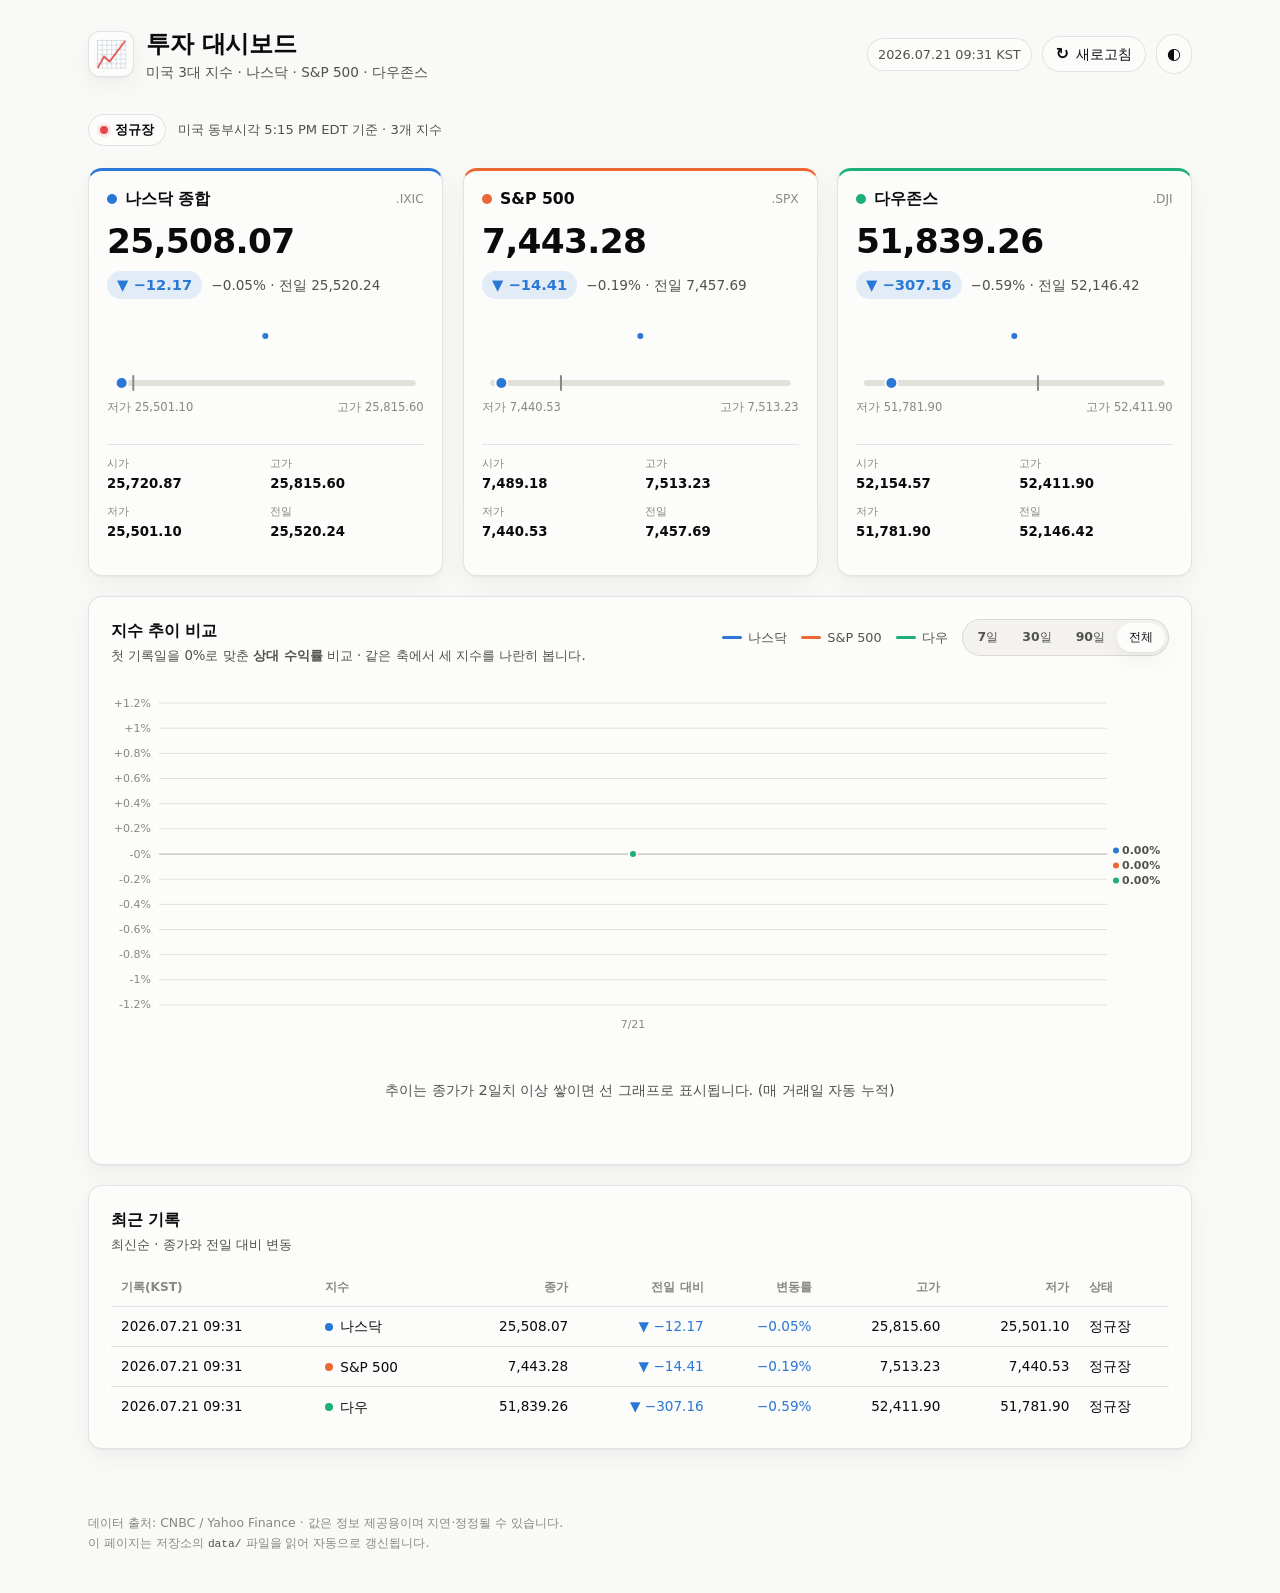
<file: index.html>
<!doctype html>
<html lang="ko" data-theme="auto">
<head>
  <meta charset="utf-8" />
  <meta name="viewport" content="width=device-width, initial-scale=1" />
  <title>투자 대시보드 · 미국 3대 지수</title>
  <meta name="description" content="나스닥 · S&P 500 · 다우존스 종가를 추적하는 투자 대시보드" />
  <link rel="icon" href="data:image/svg+xml,<svg xmlns='http://www.w3.org/2000/svg' viewBox='0 0 100 100'><text y='.9em' font-size='90'>📈</text></svg>" />
  <link rel="stylesheet" href="./assets/style.css" />
</head>
<body>
  <a class="skip-link" href="#main">본문으로 건너뛰기</a>

  <header class="topbar">
    <div class="topbar__title">
      <span class="topbar__mark" aria-hidden="true">📈</span>
      <div>
        <h1>투자 대시보드</h1>
        <p class="topbar__sub">미국 3대 지수 · 나스닥 · S&amp;P 500 · 다우존스</p>
      </div>
    </div>
    <div class="topbar__actions">
      <span id="asof" class="asof" title="가장 최근 기록 시각">—</span>
      <button id="refresh" class="btn" type="button" title="데이터 새로고침">
        <span class="btn__icon" aria-hidden="true">↻</span><span class="btn__label">새로고침</span>
      </button>
      <button id="theme" class="btn btn--icon" type="button" title="라이트/다크 전환" aria-label="테마 전환">
        <span aria-hidden="true">◐</span>
      </button>
    </div>
  </header>

  <main id="main" class="wrap">
    <!-- non-blocking status banners (fallback / errors) -->
    <div id="banner" class="banner" hidden></div>

    <!-- market status strip -->
    <section class="status-strip" aria-label="시장 상태">
      <span id="market-badge" class="badge">—</span>
      <span id="market-note" class="status-strip__note"></span>
    </section>

    <!-- KPI cards, one per index -->
    <section class="kpi-grid" id="kpi-grid" aria-label="지수별 요약">
      <p class="loading">데이터를 불러오는 중…</p>
    </section>

    <!-- comparison chart -->
    <section class="panel" aria-labelledby="cmp-title">
      <div class="panel__head">
        <div>
          <h2 id="cmp-title" class="panel__title">지수 추이 비교</h2>
          <p class="panel__sub">첫 기록일을 0%로 맞춘 <strong>상대 수익률</strong> 비교 · 같은 축에서 세 지수를 나란히 봅니다.</p>
        </div>
        <div class="panel__tools">
          <div id="cmp-legend" class="legend" role="list" aria-label="범례"></div>
          <div id="range-picker" class="segmented" role="group" aria-label="기간 선택">
            <button class="segmented__btn" data-days="7" type="button">7일</button>
            <button class="segmented__btn" data-days="30" type="button">30일</button>
            <button class="segmented__btn" data-days="90" type="button">90일</button>
            <button class="segmented__btn is-active" data-days="0" type="button">전체</button>
          </div>
        </div>
      </div>
      <div id="cmp-chart" class="chart" aria-hidden="true"></div>
      <p id="cmp-empty" class="chart__empty" hidden></p>
    </section>

    <!-- recent records table -->
    <section class="panel" aria-labelledby="tbl-title">
      <div class="panel__head">
        <div>
          <h2 id="tbl-title" class="panel__title">최근 기록</h2>
          <p class="panel__sub">최신순 · 종가와 전일 대비 변동</p>
        </div>
      </div>
      <div class="table-scroll">
        <table class="data-table">
          <thead>
            <tr>
              <th scope="col">기록(KST)</th>
              <th scope="col">지수</th>
              <th scope="col" class="num">종가</th>
              <th scope="col" class="num">전일 대비</th>
              <th scope="col" class="num">변동률</th>
              <th scope="col" class="num">고가</th>
              <th scope="col" class="num">저가</th>
              <th scope="col">상태</th>
            </tr>
          </thead>
          <tbody id="tbl-body">
            <tr><td colspan="8" class="loading">—</td></tr>
          </tbody>
        </table>
      </div>
    </section>
  </main>

  <footer class="foot">
    <p>
      데이터 출처: CNBC / Yahoo Finance · 값은 정보 제공용이며 지연·정정될 수 있습니다.
      <br />
      이 페이지는 저장소의 <code>data/</code> 파일을 읽어 자동으로 갱신됩니다.
    </p>
  </footer>

  <!-- Offline/preview fallback so the page still renders without a server.
       Live data is always fetched first; this is only used if the fetch fails. -->
  <script id="fallback-latest" type="application/json">
{"captured_kst":"2026-07-21T09:31:19+09:00","indices":[{"index":"Nasdaq Composite","symbol":".IXIC","close":25508.072,"previous_close":25520.244,"change":-12.171,"change_pct":-0.05,"open":25720.871,"day_high":25815.6,"day_low":25501.096,"market_time_et":"5:15 PM EDT","market_status":"REG_MKT","currency":"USD","source":"cnbc"},{"index":"S&P 500","symbol":".SPX","close":7443.28,"previous_close":7457.69,"change":-14.41,"change_pct":-0.19,"open":7489.18,"day_high":7513.23,"day_low":7440.53,"market_time_et":"5:08 PM EDT","market_status":"REG_MKT","currency":"USD","source":"cnbc"},{"index":"Dow Jones Industrial Average","symbol":".DJI","close":51839.26,"previous_close":52146.42,"change":-307.16,"change_pct":-0.59,"open":52154.57,"day_high":52411.9,"day_low":51781.9,"market_time_et":"5:08 PM EDT","market_status":"REG_MKT","currency":"USD","source":"cnbc"}]}
  </script>
  <script id="fallback-history" type="text/csv">
captured_kst,index,symbol,close,previous_close,change,change_pct,open,day_high,day_low,market_time_et,market_status,currency,source
2026-07-21T09:31:19+09:00,Nasdaq Composite,.IXIC,25508.072,25520.244,-12.171,-0.05,25720.871,25815.6,25501.096,5:15 PM EDT,REG_MKT,USD,cnbc
2026-07-21T09:31:19+09:00,S&P 500,.SPX,7443.28,7457.69,-14.41,-0.19,7489.18,7513.23,7440.53,5:08 PM EDT,REG_MKT,USD,cnbc
2026-07-21T09:31:19+09:00,Dow Jones Industrial Average,.DJI,51839.26,52146.42,-307.16,-0.59,52154.57,52411.9,51781.9,5:08 PM EDT,REG_MKT,USD,cnbc
  </script>

  <script src="./assets/app.js"></script>
</body>
</html>
</file>
<file: assets/style.css>
/* 투자 대시보드 — styles
 * Palette follows the data-viz reference (validated categorical slots 1-3 for
 * the three indices; blue<->red diverging pair for up/down deltas).
 * Korean market convention: 상승=빨강, 하락=파랑 (arrows + signs disambiguate).
 */

/* ---- Design tokens -------------------------------------------------------- */
:root {
  color-scheme: light;
  --page:        #f9f9f7;
  --surface:     #fcfcfb;
  --surface-2:   #f3f2ee;
  --text-1:      #0b0b0b;
  --text-2:      #52514e;
  --muted:       #898781;
  --grid:        #e1e0d9;
  --axis:        #c3c2b7;
  --border:      rgba(11, 11, 11, 0.10);
  --shadow:      0 1px 2px rgba(11, 11, 11, 0.04), 0 8px 24px rgba(11, 11, 11, 0.05);

  /* semantic up/down (KR convention) */
  --up:          #e34948;   /* 상승 */
  --up-wash:     rgba(227, 73, 72, 0.12);
  --down:        #2a78d6;   /* 하락 */
  --down-wash:   rgba(42, 120, 214, 0.12);
  --flat:        #898781;

  /* categorical series (identity) */
  --s-ixic:      #2a78d6;   /* Nasdaq  — blue  (slot 1) */
  --s-spx:       #eb6834;   /* S&P 500 — orange(slot 2) */
  --s-dji:       #1baf7a;   /* Dow     — aqua  (slot 3) */

  --radius:      14px;
  --radius-sm:   9px;
  --gap:         clamp(12px, 2.2vw, 20px);
  --maxw:        1160px;
  --font: system-ui, -apple-system, "Segoe UI", "Apple SD Gothic Neo",
          "Malgun Gothic", "Noto Sans KR", sans-serif;
}

:root[data-theme="dark"] { color-scheme: dark; }
@media (prefers-color-scheme: dark) {
  :root[data-theme="auto"] { color-scheme: dark; }
}

/* dark values — applied for explicit dark, and for auto under OS dark */
:root[data-theme="dark"],
:root[data-theme="auto"] {
  --dk-page:      #0d0d0d;
  --dk-surface:   #1a1a19;
  --dk-surface-2: #232321;
  --dk-text-1:    #ffffff;
  --dk-text-2:    #c3c2b7;
  --dk-muted:     #898781;
  --dk-grid:      #2c2c2a;
  --dk-axis:      #383835;
  --dk-border:    rgba(255, 255, 255, 0.10);
  --dk-shadow:    0 1px 2px rgba(0, 0, 0, 0.4), 0 10px 30px rgba(0, 0, 0, 0.45);
  --dk-up:        #e66767;
  --dk-up-wash:   rgba(230, 103, 103, 0.16);
  --dk-down:      #3987e5;
  --dk-down-wash: rgba(57, 135, 229, 0.16);
  --dk-s-ixic:    #3987e5;
  --dk-s-spx:     #d95926;
  --dk-s-dji:     #199e70;
}
:root[data-theme="dark"] {
  --page: var(--dk-page); --surface: var(--dk-surface); --surface-2: var(--dk-surface-2);
  --text-1: var(--dk-text-1); --text-2: var(--dk-text-2); --muted: var(--dk-muted);
  --grid: var(--dk-grid); --axis: var(--dk-axis); --border: var(--dk-border); --shadow: var(--dk-shadow);
  --up: var(--dk-up); --up-wash: var(--dk-up-wash); --down: var(--dk-down); --down-wash: var(--dk-down-wash);
  --s-ixic: var(--dk-s-ixic); --s-spx: var(--dk-s-spx); --s-dji: var(--dk-s-dji);
}
@media (prefers-color-scheme: dark) {
  :root[data-theme="auto"] {
    --page: var(--dk-page); --surface: var(--dk-surface); --surface-2: var(--dk-surface-2);
    --text-1: var(--dk-text-1); --text-2: var(--dk-text-2); --muted: var(--dk-muted);
    --grid: var(--dk-grid); --axis: var(--dk-axis); --border: var(--dk-border); --shadow: var(--dk-shadow);
    --up: var(--dk-up); --up-wash: var(--dk-up-wash); --down: var(--dk-down); --down-wash: var(--dk-down-wash);
    --s-ixic: var(--dk-s-ixic); --s-spx: var(--dk-s-spx); --s-dji: var(--dk-s-dji);
  }
}

/* ---- Base ---------------------------------------------------------------- */
* { box-sizing: border-box; }
html { -webkit-text-size-adjust: 100%; }
body {
  margin: 0;
  font-family: var(--font);
  background: var(--page);
  color: var(--text-1);
  line-height: 1.5;
  -webkit-font-smoothing: antialiased;
  overflow-x: hidden; /* safety net: page never scrolls sideways */
}
h1, h2, h3, p { margin: 0; }
code { font-family: ui-monospace, SFMono-Regular, Menlo, monospace; font-size: 0.9em; }

.skip-link {
  position: absolute; left: -999px; top: 0; z-index: 10;
  background: var(--surface); color: var(--text-1);
  padding: 8px 14px; border-radius: 0 0 var(--radius-sm) 0; border: 1px solid var(--border);
}
.skip-link:focus { left: 0; }

.wrap, .topbar, .foot {
  max-width: var(--maxw);
  margin-inline: auto;
  padding-inline: clamp(14px, 3vw, 28px);
}

/* ---- Top bar ------------------------------------------------------------- */
.topbar {
  display: flex; align-items: center; justify-content: space-between; gap: 16px;
  padding-block: clamp(16px, 3vw, 26px);
  flex-wrap: wrap;
}
.topbar__title { display: flex; align-items: center; gap: 12px; }
.topbar__mark {
  font-size: 26px; line-height: 1; width: 46px; height: 46px;
  display: grid; place-items: center;
  background: var(--surface); border: 1px solid var(--border);
  border-radius: 12px; box-shadow: var(--shadow);
}
.topbar h1 { font-size: clamp(1.15rem, 2.6vw, 1.5rem); font-weight: 700; letter-spacing: -0.01em; }
.topbar__sub { color: var(--text-2); font-size: 0.85rem; }
.topbar__actions { display: flex; align-items: center; gap: 10px; flex-wrap: wrap; }
.asof {
  font-size: 0.8rem; color: var(--text-2);
  padding: 6px 10px; border-radius: 999px;
  background: var(--surface); border: 1px solid var(--border);
  font-variant-numeric: tabular-nums;
}

.btn {
  display: inline-flex; align-items: center; gap: 7px;
  font: inherit; font-size: 0.85rem; font-weight: 550;
  color: var(--text-1); background: var(--surface);
  border: 1px solid var(--border); border-radius: 999px;
  padding: 7px 13px; cursor: pointer;
  transition: background .15s, border-color .15s, transform .05s;
}
.btn:hover { background: var(--surface-2); }
.btn:active { transform: translateY(1px); }
.btn:focus-visible { outline: 2px solid var(--s-ixic); outline-offset: 2px; }
.btn--icon { padding: 7px 10px; font-size: 1rem; }
.btn__icon { font-size: 1rem; line-height: 1; }
.btn.is-spinning .btn__icon { animation: spin .7s linear infinite; }
@keyframes spin { to { transform: rotate(360deg); } }
@media (max-width: 520px) { .btn__label { display: none; } .btn { padding: 8px 11px; } }

/* ---- Banner -------------------------------------------------------------- */
.banner {
  margin-top: 4px; padding: 11px 14px; border-radius: var(--radius-sm);
  font-size: 0.85rem; border: 1px solid var(--border);
  background: var(--surface); color: var(--text-2);
}
.banner--warn { border-color: color-mix(in srgb, var(--up) 45%, var(--border)); }
.banner strong { color: var(--text-1); }

/* ---- Status strip -------------------------------------------------------- */
.status-strip {
  display: flex; align-items: center; gap: 12px; flex-wrap: wrap;
  margin: 6px 0 2px;
}
.badge {
  display: inline-flex; align-items: center; gap: 7px;
  font-size: 0.8rem; font-weight: 600;
  padding: 5px 11px; border-radius: 999px;
  background: var(--surface); border: 1px solid var(--border); color: var(--text-1);
}
.badge::before {
  content: ""; width: 8px; height: 8px; border-radius: 50%;
  background: var(--flat);
}
.badge--open::before { background: var(--up); box-shadow: 0 0 0 3px var(--up-wash); }
.badge--closed::before { background: var(--muted); }
.status-strip__note { color: var(--text-2); font-size: 0.82rem; }

/* ---- Layout: sections ---------------------------------------------------- */
.wrap { padding-bottom: 40px; display: flex; flex-direction: column; gap: var(--gap); }
.kpi-grid {
  display: grid; gap: var(--gap);
  grid-template-columns: repeat(3, 1fr);
}
@media (max-width: 860px) { .kpi-grid { grid-template-columns: 1fr; } }

.panel {
  background: var(--surface);
  border: 1px solid var(--border);
  border-radius: var(--radius);
  box-shadow: var(--shadow);
  padding: clamp(14px, 2.4vw, 22px);
}
.panel__head {
  display: flex; align-items: flex-start; justify-content: space-between; gap: 14px;
  flex-wrap: wrap; margin-bottom: 14px;
}
.panel__title { font-size: 1.02rem; font-weight: 650; letter-spacing: -0.01em; }
.panel__sub { color: var(--text-2); font-size: 0.83rem; margin-top: 3px; }
.panel__tools { display: flex; align-items: center; gap: 14px; flex-wrap: wrap; }

/* ---- KPI card ------------------------------------------------------------ */
.kpi-card {
  background: var(--surface);
  border: 1px solid var(--border);
  border-top: 3px solid var(--accent, var(--muted));
  border-radius: var(--radius);
  box-shadow: var(--shadow);
  padding: 16px 18px 18px;
  display: flex; flex-direction: column; gap: 12px;
  container-type: inline-size; /* stats grid adapts to card width, not viewport */
}
.kpi-card__head { display: flex; align-items: center; justify-content: space-between; gap: 10px; }
.kpi-card__name { display: flex; align-items: center; gap: 8px; font-weight: 620; font-size: 0.98rem; }
.kpi-card__dot { width: 10px; height: 10px; border-radius: 50%; background: var(--accent); flex: none; }
.kpi-card__sym { color: var(--muted); font-size: 0.76rem; font-variant-numeric: tabular-nums; }

.kpi-card__value {
  font-size: clamp(1.7rem, 4.4vw, 2.15rem); font-weight: 680; letter-spacing: -0.02em;
  line-height: 1.05;
}
.kpi-card__delta { display: flex; align-items: baseline; gap: 9px; flex-wrap: wrap; }
.delta-pill {
  display: inline-flex; align-items: center; gap: 5px;
  font-size: 0.92rem; font-weight: 640;
  padding: 3px 10px; border-radius: 999px;
  font-variant-numeric: tabular-nums;
}
.delta-pill--up { color: var(--up); background: var(--up-wash); }
.delta-pill--down { color: var(--down); background: var(--down-wash); }
.delta-pill--flat { color: var(--flat); background: var(--surface-2); }
.delta-sub { color: var(--text-2); font-size: 0.85rem; font-variant-numeric: tabular-nums; }

.kpi-card__spark { height: 46px; margin: 2px 0; }

.kpi-range { display: flex; flex-direction: column; gap: 6px; }
.kpi-range__bar { height: 20px; }
.kpi-range__labels {
  display: flex; justify-content: space-between;
  font-size: 0.72rem; color: var(--muted); font-variant-numeric: tabular-nums;
}

.kpi-stats {
  display: grid; grid-template-columns: repeat(2, minmax(0, 1fr)); gap: 10px 10px;
  border-top: 1px solid var(--border); padding-top: 11px;
}
.kpi-stats div { display: flex; flex-direction: column; gap: 1px; min-width: 0; }
.kpi-stats dt { color: var(--muted); font-size: 0.7rem; }
.kpi-stats dd { margin: 0; font-size: 0.83rem; font-weight: 560; font-variant-numeric: tabular-nums; }
/* Default is 2x2 (never crowds). Expand to 4-across only when the card is wide
   enough to hold four big numbers comfortably — card-width driven, not viewport. */
@container (min-width: 480px) {
  .kpi-stats { grid-template-columns: repeat(4, minmax(0, 1fr)); }
}

/* ---- Legend & segmented -------------------------------------------------- */
.legend { display: flex; gap: 14px; flex-wrap: wrap; }
.legend__item { display: inline-flex; align-items: center; gap: 6px; font-size: 0.8rem; color: var(--text-2); }
.legend__swatch { width: 20px; height: 3px; border-radius: 2px; background: var(--c); flex: none; }

.segmented {
  display: inline-flex; background: var(--surface-2);
  border: 1px solid var(--border); border-radius: 999px; padding: 3px;
}
.segmented__btn {
  font: inherit; font-size: 0.78rem; font-weight: 560; color: var(--text-2);
  background: transparent; border: 0; cursor: pointer;
  padding: 5px 12px; border-radius: 999px; transition: background .15s, color .15s;
}
.segmented__btn:hover { color: var(--text-1); }
.segmented__btn.is-active { background: var(--surface); color: var(--text-1); box-shadow: var(--shadow); }
.segmented__btn:focus-visible { outline: 2px solid var(--s-ixic); outline-offset: 2px; }

/* ---- Chart --------------------------------------------------------------- */
.chart { width: 100%; }
.chart svg { display: block; width: 100%; height: auto; overflow: visible; }
.chart__empty { color: var(--text-2); font-size: 0.9rem; text-align: center; padding: 40px 10px; }

.chart-tip {
  position: absolute; z-index: 5; pointer-events: none;
  background: var(--surface); color: var(--text-1);
  border: 1px solid var(--border); border-radius: 10px;
  box-shadow: var(--shadow); padding: 9px 11px;
  font-size: 0.8rem; min-width: 140px; transform: translate(-50%, -112%);
  transition: opacity .1s;
}
.chart-tip__date { color: var(--muted); font-size: 0.72rem; margin-bottom: 5px; }
.chart-tip__row { display: flex; align-items: center; gap: 7px; justify-content: space-between; }
.chart-tip__row + .chart-tip__row { margin-top: 2px; }
.chart-tip__key { display: inline-flex; align-items: center; gap: 6px; color: var(--text-2); }
.chart-tip__sw { width: 9px; height: 9px; border-radius: 2px; background: var(--c); flex: none; }
.chart-tip__val { font-weight: 640; font-variant-numeric: tabular-nums; }
.chart-wrap { position: relative; }

/* axis / grid primitives (SVG) */
.ax-line { stroke: var(--axis); stroke-width: 1; }
.gridline { stroke: var(--grid); stroke-width: 1; }
.ax-label { fill: var(--muted); font-size: 11px; font-family: var(--font); }
.zero-line { stroke: var(--axis); stroke-width: 1.25; }

/* ---- Table --------------------------------------------------------------- */
.table-scroll { overflow-x: auto; }
.data-table { width: 100%; border-collapse: collapse; font-size: 0.85rem; min-width: 620px; }
.data-table th, .data-table td { padding: 9px 10px; text-align: left; white-space: nowrap; }
.data-table thead th {
  color: var(--muted); font-weight: 600; font-size: 0.76rem;
  border-bottom: 1px solid var(--border); position: sticky; top: 0; background: var(--surface);
}
.data-table td { border-bottom: 1px solid var(--grid); }
.data-table tbody tr:last-child td { border-bottom: 0; }
.data-table .num { text-align: right; font-variant-numeric: tabular-nums; }
.data-table .up { color: var(--up); }
.data-table .down { color: var(--down); }
.data-table .flat { color: var(--flat); }
.cell-index { display: inline-flex; align-items: center; gap: 7px; }
.cell-index__dot { width: 8px; height: 8px; border-radius: 50%; background: var(--accent); flex: none; }

/* ---- Misc ---------------------------------------------------------------- */
.loading { color: var(--muted); font-size: 0.9rem; padding: 20px 4px; }
.foot { color: var(--muted); font-size: 0.78rem; padding-block: 24px 40px; line-height: 1.6; }
.foot code { color: var(--text-2); }

@media (prefers-reduced-motion: reduce) {
  * { animation-duration: 0.001ms !important; transition-duration: 0.001ms !important; }
}
</file>
